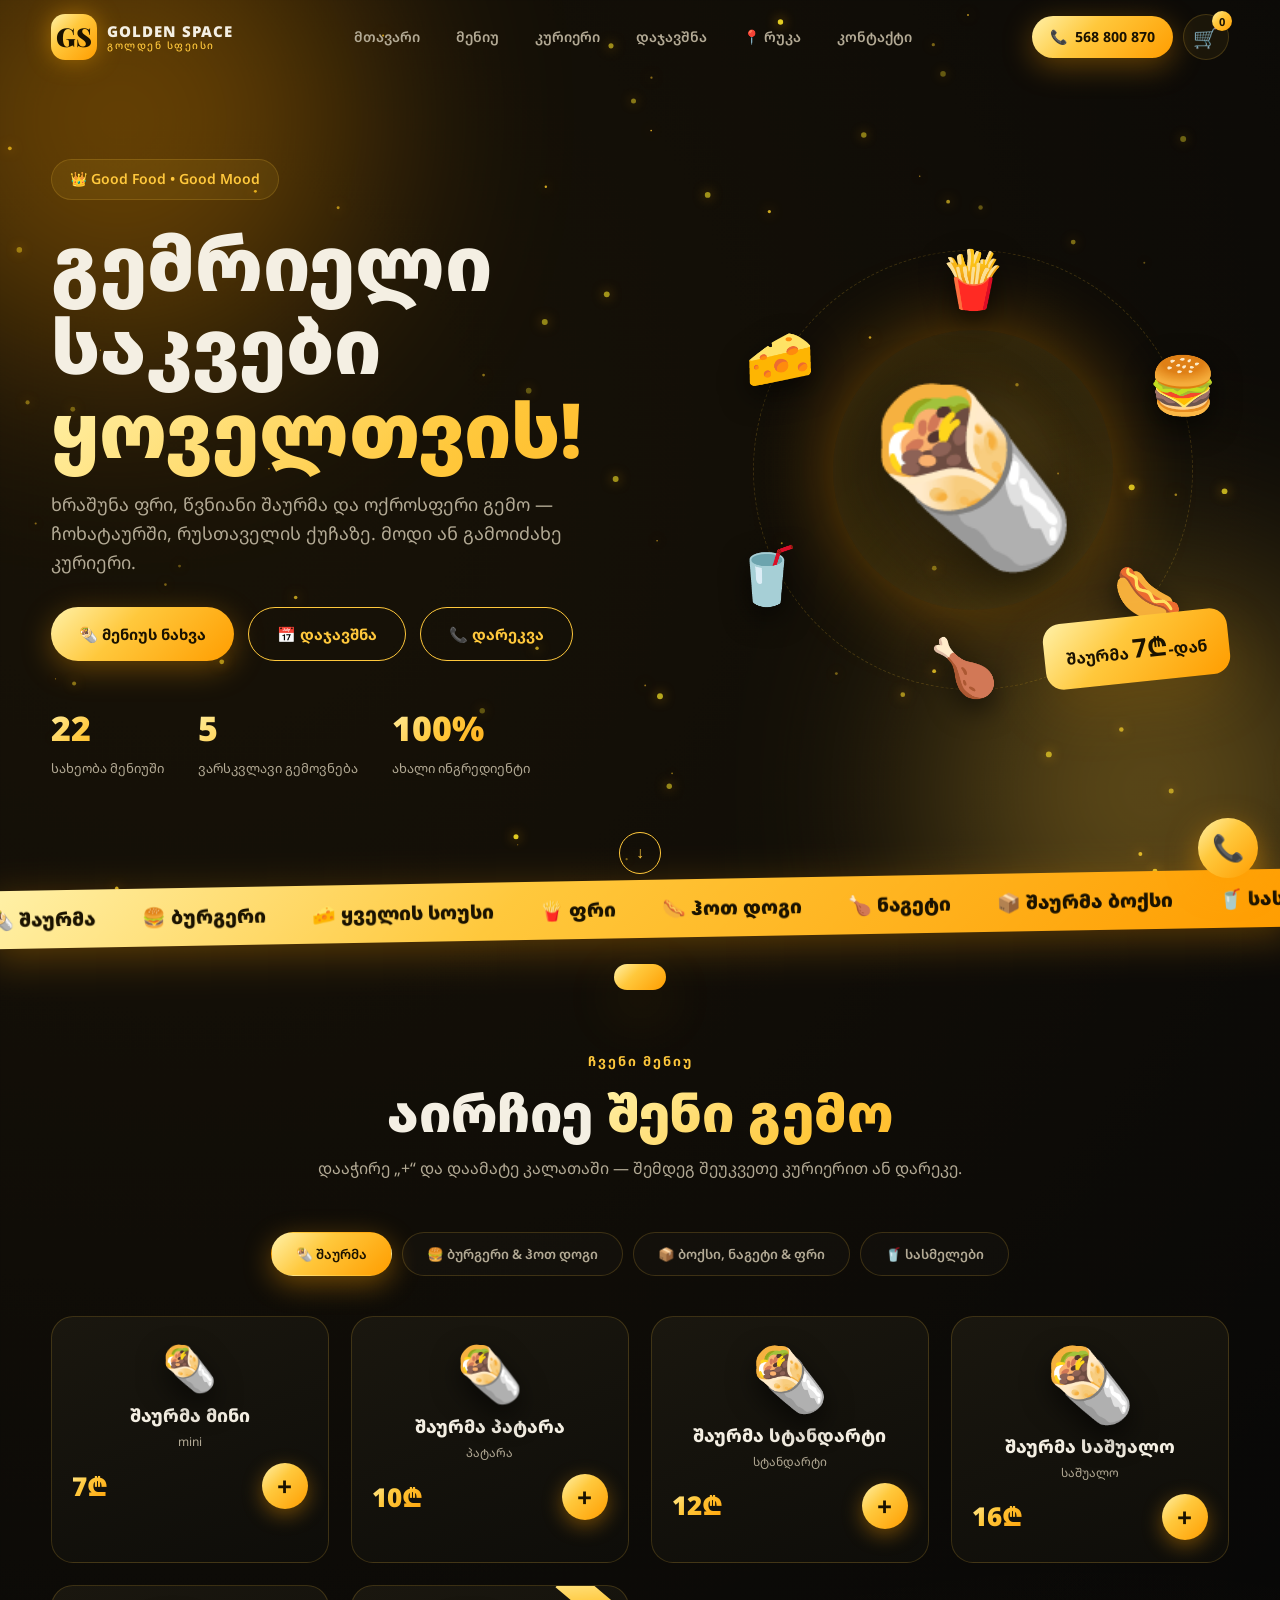
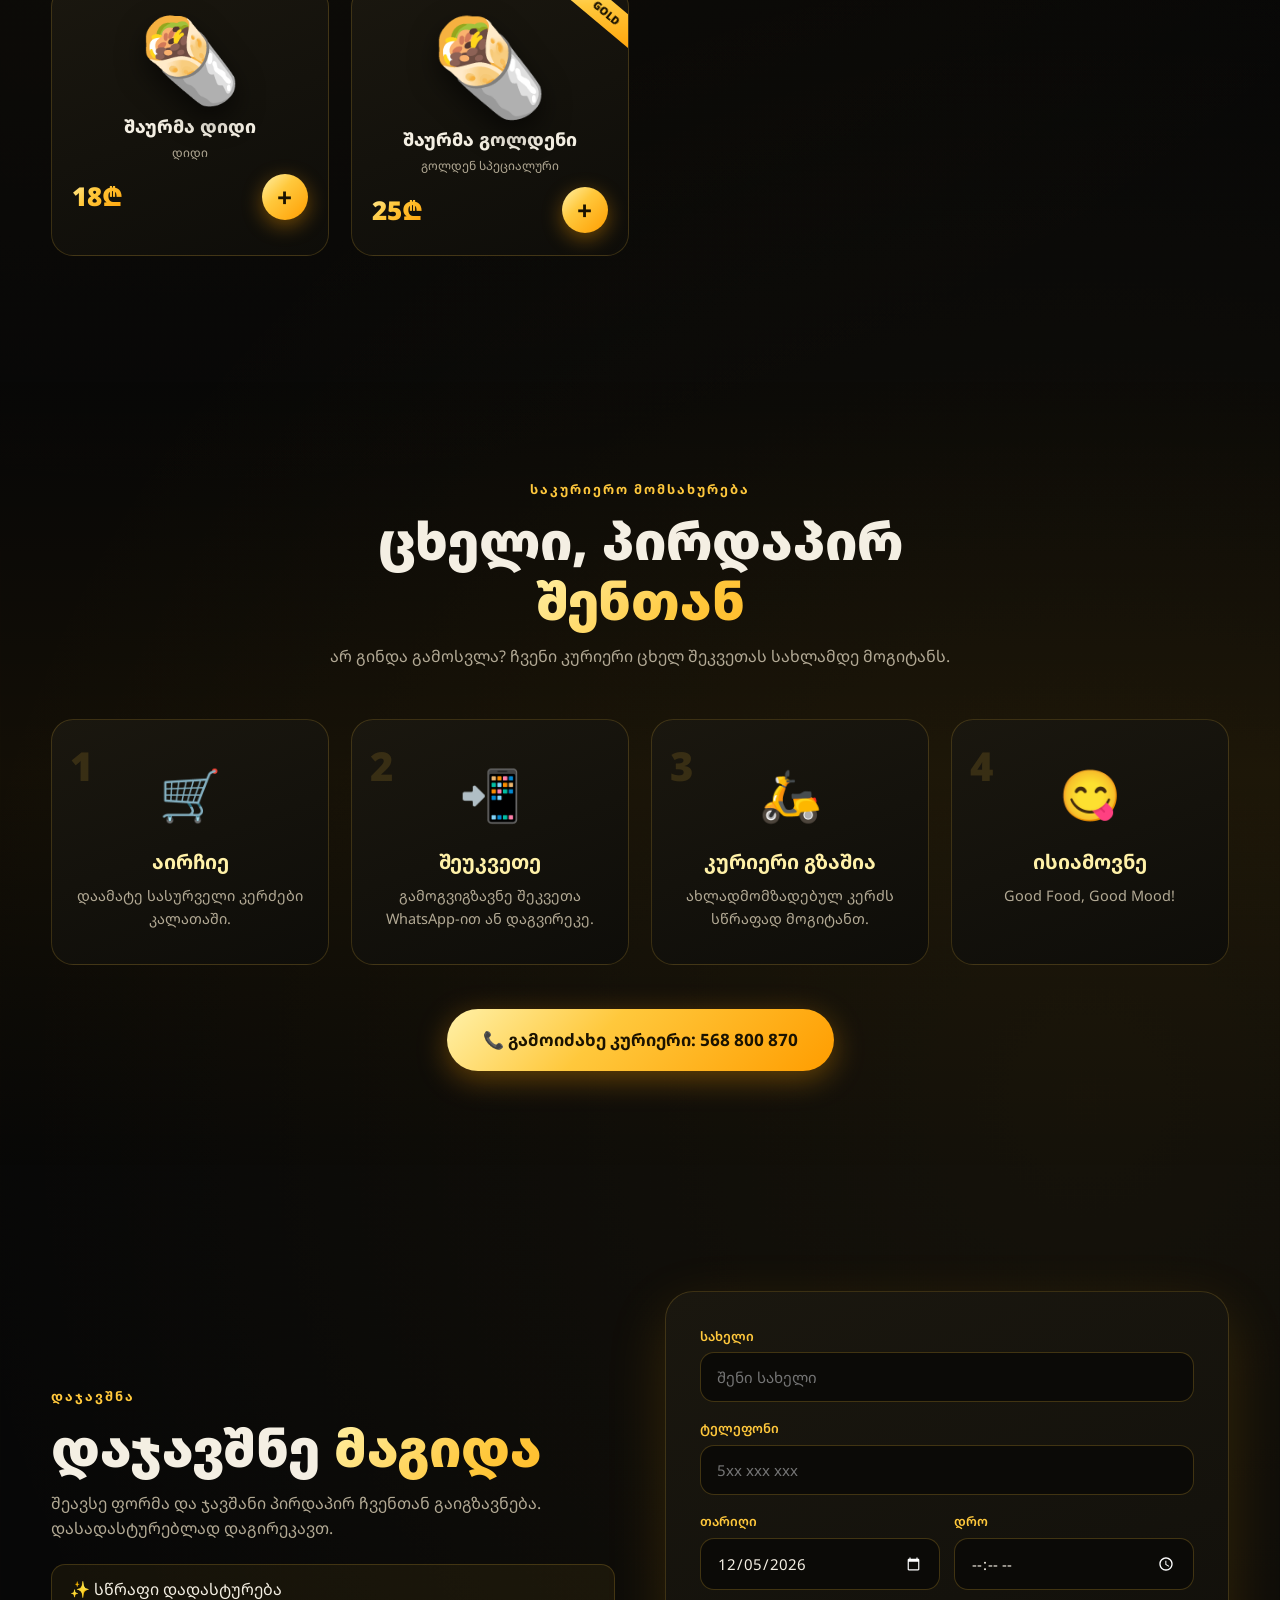
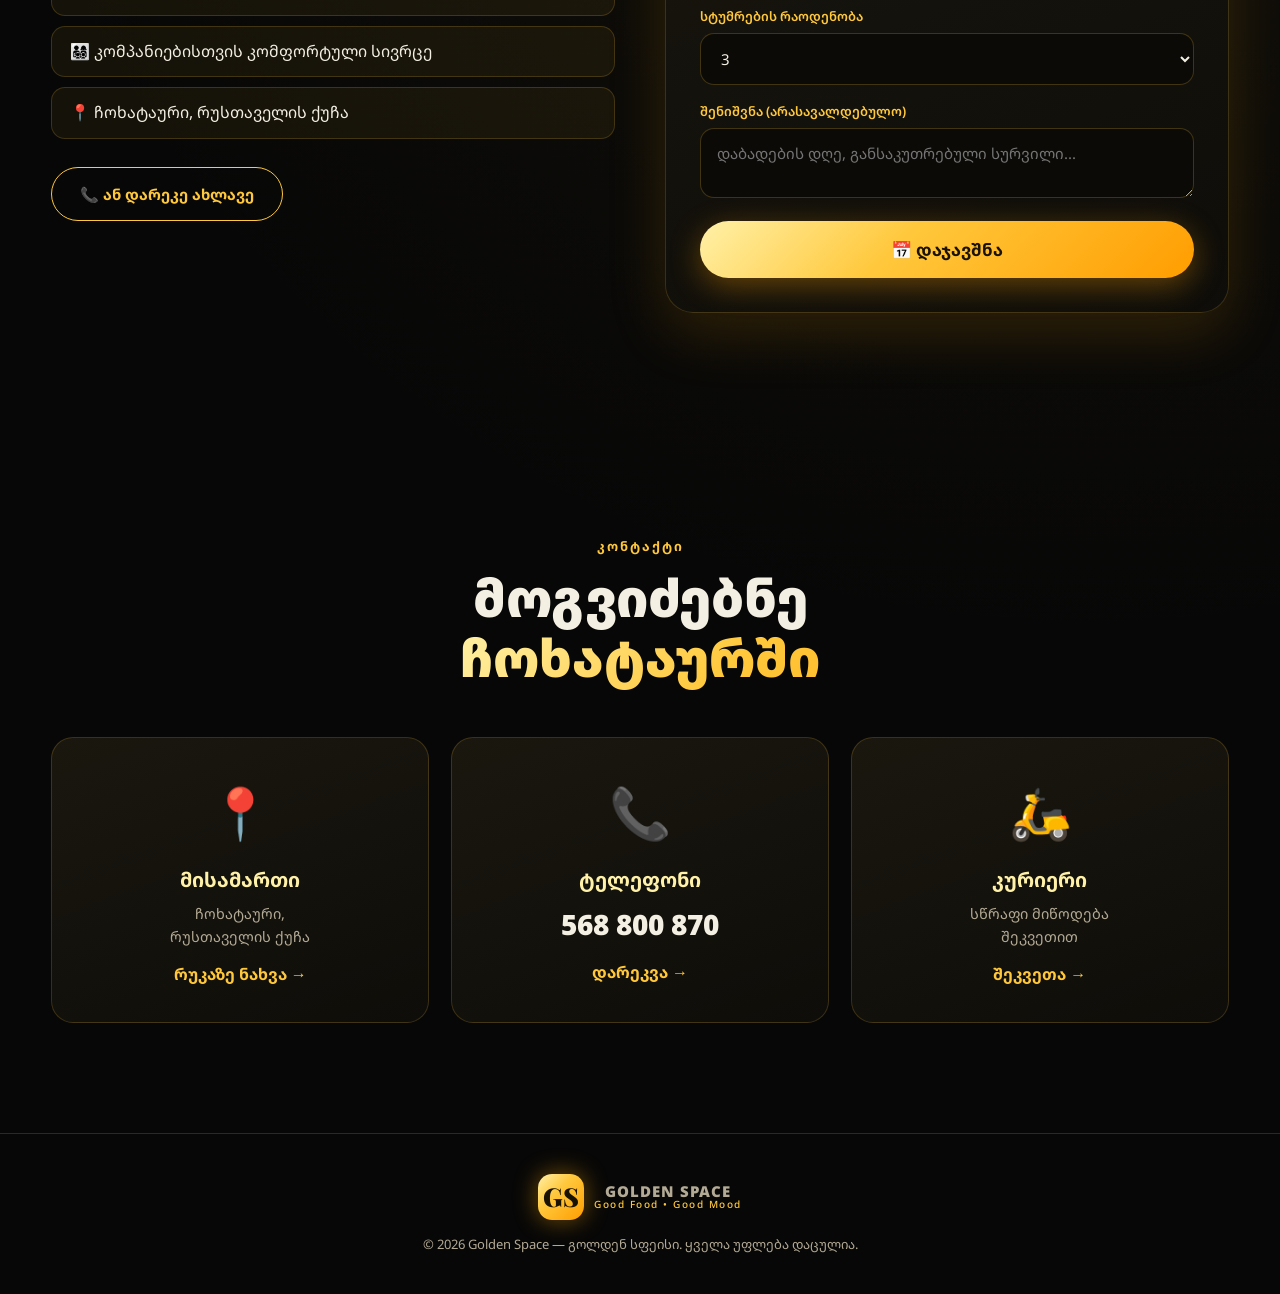
<file: index.html>
<!DOCTYPE html>
<html lang="ka">
<head>
<meta charset="UTF-8">
<meta name="viewport" content="width=device-width, initial-scale=1">
<title>Golden Space — გოლდენ სფეისი | შაურმა ჩოხატაურში</title>
<meta name="description" content="Golden Space — საუკეთესო შაურმა, ბურგერი, ჰოთ დოგი და ფრი ჩოხატაურში. კურიერი, დაჯავშნა, დარეკვა: 568 800 870">
<link rel="preconnect" href="https://fonts.googleapis.com">
<link rel="preconnect" href="https://fonts.gstatic.com" crossorigin>
<link href="https://fonts.googleapis.com/css2?family=Noto+Sans+Georgian:wght@400;500;700;800;900&family=Playfair+Display:wght@700;900&display=swap" rel="stylesheet">
<link rel="stylesheet" href="style.css">
</head>
<body>

<div class="preloader" id="preloader">
  <div class="pre-logo">GS</div>
  <div class="pre-bar"><span></span></div>
</div>
<div class="cursor-glow" id="cursorGlow"></div>

<!-- HEADER -->
<header class="header" id="header">
  <a href="index.html" class="logo">
    <span class="logo-mark">GS</span>
    <span class="logo-text">GOLDEN SPACE<small>გოლდენ სფეისი</small></span>
  </a>
  <nav class="nav" id="nav">
    <a href="#home">მთავარი</a>
    <a href="#menu">მენიუ</a>
    <a href="#courier">კურიერი</a>
    <a href="#booking">დაჯავშნა</a>
    <a href="map.html">📍 რუკა</a>
    <a href="#contact">კონტაქტი</a>
  </nav>
  <div class="head-actions">
    <a href="tel:+995568800870" class="btn btn-gold btn-sm call-btn">📞 <span>568 800 870</span></a>
    <button class="cart-btn" id="cartBtn" aria-label="კალათა">🛒<b id="cartCount">0</b></button>
    <button class="burger" id="burger" aria-label="მენიუ"><i></i><i></i><i></i></button>
  </div>
</header>

<!-- HERO -->
<section class="hero" id="home">
  <canvas id="sparks"></canvas>
  <div class="hero-glow g1"></div><div class="hero-glow g2"></div>
  <div class="hero-inner">
    <div class="hero-text">
      <div class="badge reveal">👑 Good Food • Good Mood</div>
      <h1 class="reveal">გემრიელი საკვები <span class="shine">ყოველთვის!</span></h1>
      <p class="reveal">ხრაშუნა ფრი, წვნიანი შაურმა და ოქროსფერი გემო — ჩოხატაურში, რუსთაველის ქუჩაზე. მოდი ან გამოიძახე კურიერი.</p>
      <div class="hero-cta reveal">
        <a href="#menu" class="btn btn-gold">🌯 მენიუს ნახვა</a>
        <a href="#booking" class="btn btn-ghost">📅 დაჯავშნა</a>
        <a href="tel:+995568800870" class="btn btn-ghost">📞 დარეკვა</a>
      </div>
      <div class="hero-stats reveal">
        <div><b data-count="22">0</b><span>სახეობა მენიუში</span></div>
        <div><b data-count="5">0</b><span>ვარსკვლავი გემოვნება</span></div>
        <div><b data-count="100" data-suffix="%">0</b><span>ახალი ინგრედიენტი</span></div>
      </div>
    </div>
    <div class="hero-visual reveal">
      <div class="orbit">
        <div class="orbit-core"><span>🌯</span></div>
        <span class="float f1">🍟</span>
        <span class="float f2">🍔</span>
        <span class="float f3">🌭</span>
        <span class="float f4">🍗</span>
        <span class="float f5">🥤</span>
        <span class="float f6">🧀</span>
      </div>
      <div class="price-tag">შაურმა <b>7₾</b>-დან</div>
    </div>
  </div>
  <a href="#menu" class="scroll-hint">↓</a>
</section>

<!-- MARQUEE -->
<div class="marquee">
  <div class="marquee-track">
    <span>🌯 შაურმა</span><span>🍔 ბურგერი</span><span>🧀 ყველის სოუსი</span><span>🍟 ფრი</span><span>🌭 ჰოთ დოგი</span><span>🍗 ნაგეტი</span><span>📦 შაურმა ბოქსი</span><span>🥤 სასმელები</span>
    <span>🌯 შაურმა</span><span>🍔 ბურგერი</span><span>🧀 ყველის სოუსი</span><span>🍟 ფრი</span><span>🌭 ჰოთ დოგი</span><span>🍗 ნაგეტი</span><span>📦 შაურმა ბოქსი</span><span>🥤 სასმელები</span>
  </div>
</div>

<!-- MENU -->
<section class="section" id="menu">
  <div class="container">
    <div class="sec-head reveal">
      <span class="eyebrow">ჩვენი მენიუ</span>
      <h2>აირჩიე <span class="shine">შენი გემო</span></h2>
      <p>დააჭირე „+“ და დაამატე კალათაში — შემდეგ შეუკვეთე კურიერით ან დარეკე.</p>
    </div>
    <div class="tabs reveal" id="tabs"></div>
    <div class="menu-grid" id="menuGrid"></div>
  </div>
</section>

<!-- COURIER -->
<section class="section courier" id="courier">
  <div class="container">
    <div class="sec-head reveal">
      <span class="eyebrow">საკურიერო მომსახურება</span>
      <h2>ცხელი, პირდაპირ <span class="shine">შენთან</span></h2>
      <p>არ გინდა გამოსვლა? ჩვენი კურიერი ცხელ შეკვეთას სახლამდე მოგიტანს.</p>
    </div>
    <div class="steps">
      <div class="step reveal tilt"><i>1</i><div class="ico">🛒</div><h3>აირჩიე</h3><p>დაამატე სასურველი კერძები კალათაში.</p></div>
      <div class="step reveal tilt"><i>2</i><div class="ico">📲</div><h3>შეუკვეთე</h3><p>გამოგვიგზავნე შეკვეთა WhatsApp-ით ან დაგვირეკე.</p></div>
      <div class="step reveal tilt"><i>3</i><div class="ico">🛵</div><h3>კურიერი გზაშია</h3><p>ახლადმომზადებულ კერძს სწრაფად მოგიტანთ.</p></div>
      <div class="step reveal tilt"><i>4</i><div class="ico">😋</div><h3>ისიამოვნე</h3><p>Good Food, Good Mood!</p></div>
    </div>
    <div class="courier-cta reveal">
      <a href="tel:+995568800870" class="btn btn-gold btn-lg">📞 გამოიძახე კურიერი: 568 800 870</a>
    </div>
  </div>
</section>

<!-- BOOKING -->
<section class="section" id="booking">
  <div class="container booking-wrap">
    <div class="booking-info reveal">
      <span class="eyebrow">დაჯავშნა</span>
      <h2>დაჯავშნე <span class="shine">მაგიდა</span></h2>
      <p>შეავსე ფორმა და ჯავშანი პირდაპირ ჩვენთან გაიგზავნება. დასადასტურებლად დაგირეკავთ.</p>
      <ul class="perks">
        <li>✨ სწრაფი დადასტურება</li>
        <li>👨‍👩‍👧‍👦 კომპანიებისთვის კომფორტული სივრცე</li>
        <li>📍 ჩოხატაური, რუსთაველის ქუჩა</li>
      </ul>
      <a href="tel:+995568800870" class="btn btn-ghost">📞 ან დარეკე ახლავე</a>
    </div>
    <form class="booking-form reveal" id="bookingForm" novalidate>
      <div class="field"><label for="bName">სახელი</label><input id="bName" type="text" placeholder="შენი სახელი" required></div>
      <div class="field"><label for="bPhone">ტელეფონი</label><input id="bPhone" type="tel" placeholder="5xx xxx xxx" required></div>
      <div class="row2">
        <div class="field"><label for="bDate">თარიღი</label><input id="bDate" type="date" required></div>
        <div class="field"><label for="bTime">დრო</label><input id="bTime" type="time" required></div>
      </div>
      <div class="field"><label for="bGuests">სტუმრების რაოდენობა</label>
        <select id="bGuests"><option>1</option><option>2</option><option selected>3</option><option>4</option><option>5</option><option>6</option><option>7</option><option>8</option><option>8+</option></select>
      </div>
      <div class="field"><label for="bNote">შენიშვნა (არასავალდებულო)</label><textarea id="bNote" rows="2" placeholder="დაბადების დღე, განსაკუთრებული სურვილი..."></textarea></div>
      <button class="btn btn-gold btn-lg" type="submit">📅 დაჯავშნა</button>
      <p class="form-ok" id="bookingOk"></p>
    </form>
  </div>
</section>

<!-- CONTACT -->
<section class="section contact" id="contact">
  <div class="container">
    <div class="sec-head reveal">
      <span class="eyebrow">კონტაქტი</span>
      <h2>მოგვიძებნე <span class="shine">ჩოხატაურში</span></h2>
    </div>
    <div class="contact-grid">
      <div class="c-card reveal tilt"><div class="ico">📍</div><h3>მისამართი</h3><p>ჩოხატაური,<br>რუსთაველის ქუჩა</p><a href="map.html" class="link">რუკაზე ნახვა →</a></div>
      <div class="c-card reveal tilt"><div class="ico">📞</div><h3>ტელეფონი</h3><p class="big">568 800 870</p><a href="tel:+995568800870" class="link">დარეკვა →</a></div>
      <div class="c-card reveal tilt"><div class="ico">🛵</div><h3>კურიერი</h3><p>სწრაფი მიწოდება<br>შეკვეთით</p><a href="#menu" class="link">შეკვეთა →</a></div>
    </div>
  </div>
</section>

<footer class="footer">
  <div class="logo"><span class="logo-mark">GS</span><span class="logo-text">GOLDEN SPACE<small>Good Food • Good Mood</small></span></div>
  <p>© <span id="year"></span> Golden Space — გოლდენ სფეისი. ყველა უფლება დაცულია.</p>
</footer>

<!-- Floating call -->
<a href="tel:+995568800870" class="fab" aria-label="დარეკვა">📞</a>

<!-- CART DRAWER -->
<div class="overlay" id="overlay"></div>
<aside class="drawer" id="drawer">
  <div class="drawer-head"><h3>🛒 შენი კალათა</h3><button id="closeCart" aria-label="დახურვა">✕</button></div>
  <div class="drawer-body" id="cartItems"></div>
  <div class="drawer-foot">
    <div class="total"><span>ჯამი</span><b id="cartTotal">0₾</b></div>
    <div class="field"><input id="oName" type="text" placeholder="სახელი"></div>
    <div class="field"><input id="oPhone" type="tel" placeholder="ტელეფონი"></div>
    <div class="field"><input id="oAddr" type="text" placeholder="მისამართი (კურიერისთვის)"></div>
    <button class="btn btn-gold" id="orderWa">🛵 შეკვეთა WhatsApp-ით</button>
    <a class="btn btn-ghost" href="tel:+995568800870">📞 შეუკვეთე დარეკვით</a>
    <button class="clear" id="clearCart">კალათის გასუფთავება</button>
  </div>
</aside>

<div class="toast" id="toast"></div>
<script src="script.js"></script>
</body>
</html>
</file>
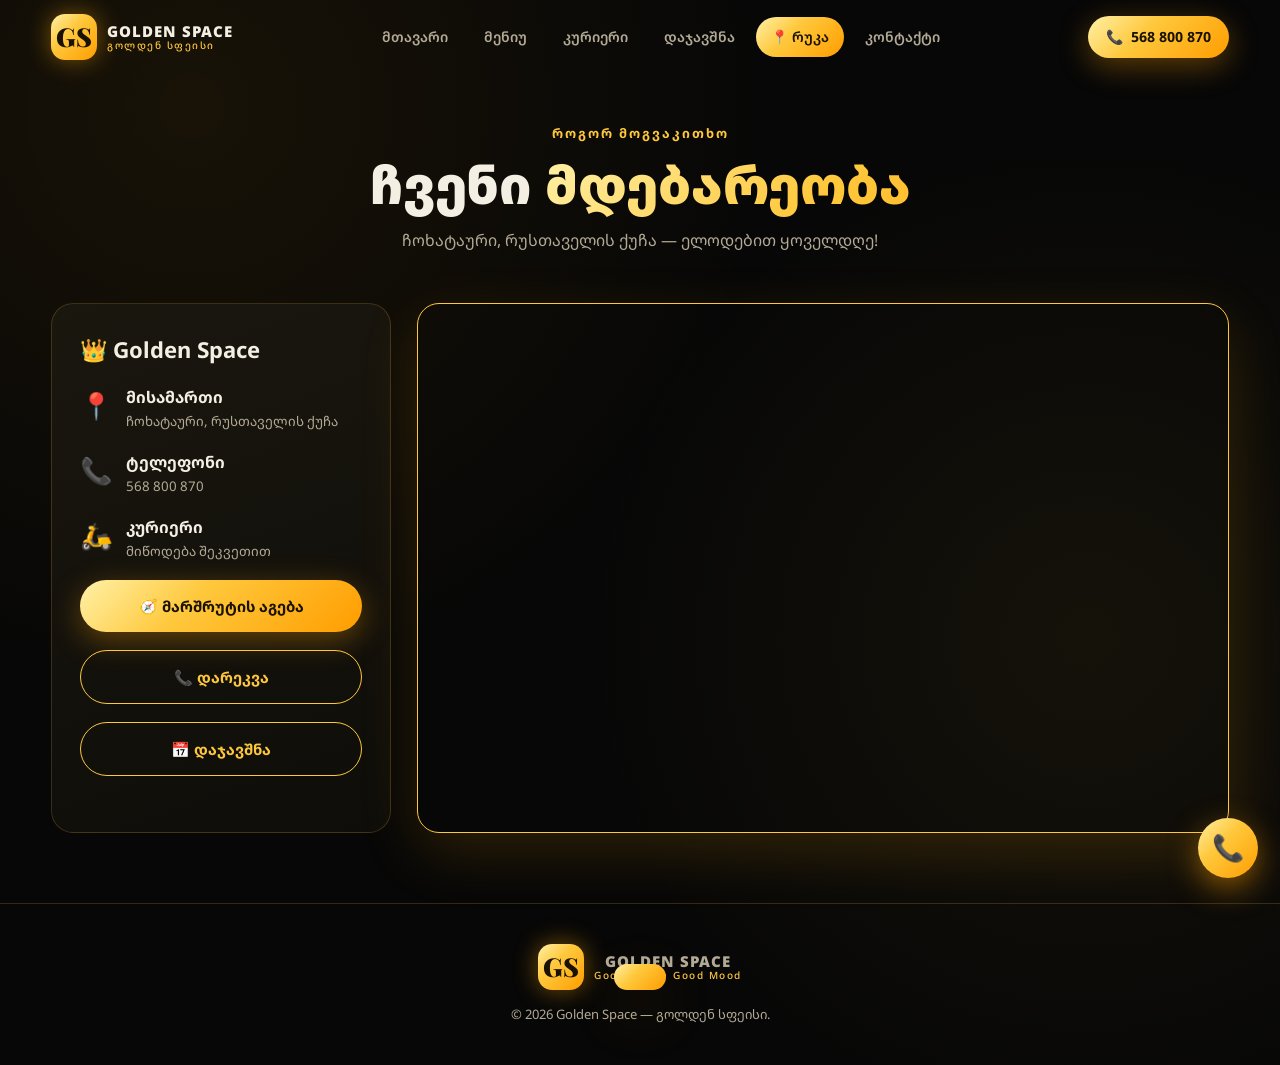
<file: map.html>
<!DOCTYPE html>
<html lang="ka">
<head>
<meta charset="UTF-8">
<meta name="viewport" content="width=device-width, initial-scale=1">
<title>რუკა — Golden Space | ჩოხატაური, რუსთაველის ქუჩა</title>
<link rel="preconnect" href="https://fonts.googleapis.com">
<link rel="preconnect" href="https://fonts.gstatic.com" crossorigin>
<link href="https://fonts.googleapis.com/css2?family=Noto+Sans+Georgian:wght@400;500;700;800;900&family=Playfair+Display:wght@700;900&display=swap" rel="stylesheet">
<link rel="stylesheet" href="style.css">
</head>
<body>
<div class="cursor-glow" id="cursorGlow"></div>

<header class="header scrolled" id="header">
  <a href="index.html" class="logo">
    <span class="logo-mark">GS</span>
    <span class="logo-text">GOLDEN SPACE<small>გოლდენ სფეისი</small></span>
  </a>
  <nav class="nav" id="nav">
    <a href="index.html#home">მთავარი</a>
    <a href="index.html#menu">მენიუ</a>
    <a href="index.html#courier">კურიერი</a>
    <a href="index.html#booking">დაჯავშნა</a>
    <a href="map.html" class="active">📍 რუკა</a>
    <a href="index.html#contact">კონტაქტი</a>
  </nav>
  <div class="head-actions">
    <a href="tel:+995568800870" class="btn btn-gold btn-sm call-btn">📞 <span>568 800 870</span></a>
    <button class="burger" id="burger" aria-label="მენიუ"><i></i><i></i><i></i></button>
  </div>
</header>

<main class="map-page">
  <div class="container">
    <div class="sec-head">
      <span class="eyebrow">როგორ მოგვაკითხო</span>
      <h2>ჩვენი <span class="shine">მდებარეობა</span></h2>
      <p>ჩოხატაური, რუსთაველის ქუჩა — ელოდებით ყოველდღე!</p>
    </div>
    <div class="map-wrap">
      <div class="map-card">
        <h3>👑 Golden Space</h3>
        <div class="map-row"><span class="i">📍</span><div><b>მისამართი</b><small>ჩოხატაური, რუსთაველის ქუჩა</small></div></div>
        <div class="map-row"><span class="i">📞</span><div><b>ტელეფონი</b><small>568 800 870</small></div></div>
        <div class="map-row"><span class="i">🛵</span><div><b>კურიერი</b><small>მიწოდება შეკვეთით</small></div></div>
        <a class="btn btn-gold" href="https://www.google.com/maps/search/?api=1&query=Rustaveli+street+Chokhatauri+Georgia" target="_blank" rel="noopener">🧭 მარშრუტის აგება</a>
        <a class="btn btn-ghost" href="tel:+995568800870">📞 დარეკვა</a>
        <a class="btn btn-ghost" href="index.html#booking">📅 დაჯავშნა</a>
      </div>
      <div class="map-frame">
        <iframe title="Golden Space რუკა" loading="lazy" referrerpolicy="no-referrer-when-downgrade"
          src="https://maps.google.com/maps?q=Rustaveli%20street%20Chokhatauri%20Georgia&hl=ka&z=16&output=embed"></iframe>
      </div>
    </div>
  </div>
</main>

<footer class="footer">
  <div class="logo"><span class="logo-mark">GS</span><span class="logo-text">GOLDEN SPACE<small>Good Food • Good Mood</small></span></div>
  <p>© <span id="year"></span> Golden Space — გოლდენ სფეისი.</p>
</footer>

<a href="tel:+995568800870" class="fab" aria-label="დარეკვა">📞</a>
<div class="toast" id="toast"></div>
<script src="script.js"></script>
</body>
</html>
</file>
<file: style.css>
:root{
  --bg:#070707;--bg2:#0f0e0b;--card:#14120d;--line:rgba(255,200,60,.18);
  --gold:#ffc83c;--gold2:#ff9d00;--gold3:#fff1a8;--text:#f4efe3;--muted:#b3aa95;
  --grad:linear-gradient(135deg,#fff1a8 0%,#ffc83c 40%,#ff9d00 100%);
  --r:22px;--shadow:0 20px 60px rgba(255,170,0,.15);
}
*{margin:0;padding:0;box-sizing:border-box}
html{scroll-behavior:smooth;scroll-padding-top:80px}
body{font-family:'Noto Sans Georgian',sans-serif;background:var(--bg);color:var(--text);line-height:1.6;overflow-x:hidden;
  background-image:radial-gradient(circle at 15% 10%,rgba(255,170,0,.07),transparent 40%),radial-gradient(circle at 85% 60%,rgba(255,200,60,.06),transparent 40%)}
a{color:inherit;text-decoration:none}
button{font-family:inherit;cursor:pointer;border:0;background:none;color:inherit}
img{max-width:100%}
.container{width:min(1200px,92%);margin-inline:auto}
.shine{background:var(--grad);-webkit-background-clip:text;background-clip:text;color:transparent;background-size:200% auto;animation:shine 4s linear infinite}
@keyframes shine{to{background-position:200% center}}

/* preloader */
.preloader{position:fixed;inset:0;background:#000;z-index:9999;display:grid;place-content:center;justify-items:center;gap:22px;transition:opacity .6s,visibility .6s}
.preloader.hide{opacity:0;visibility:hidden}
.pre-logo{font-family:'Playfair Display',serif;font-size:90px;font-weight:900;background:var(--grad);-webkit-background-clip:text;background-clip:text;color:transparent;animation:pulse 1.2s ease-in-out infinite;filter:drop-shadow(0 0 25px rgba(255,170,0,.6))}
.pre-bar{width:200px;height:4px;background:#222;border-radius:9px;overflow:hidden}
.pre-bar span{display:block;height:100%;width:0;background:var(--grad);animation:load 1.3s forwards}
@keyframes load{to{width:100%}}
@keyframes pulse{50%{transform:scale(1.08)}}

.cursor-glow{position:fixed;width:380px;height:380px;border-radius:50%;pointer-events:none;z-index:1;transform:translate(-50%,-50%);
  background:radial-gradient(circle,rgba(255,180,0,.12),transparent 65%);transition:opacity .3s;opacity:0}

/* header */
.header{position:fixed;top:0;left:0;right:0;z-index:100;display:flex;align-items:center;justify-content:space-between;gap:16px;padding:14px 4%;transition:.35s}
.header.scrolled{background:rgba(8,8,6,.82);backdrop-filter:blur(16px);border-bottom:1px solid var(--line);padding:9px 4%}
.logo{display:flex;align-items:center;gap:10px}
.logo-mark{font-family:'Playfair Display',serif;font-weight:900;font-size:26px;width:46px;height:46px;border-radius:14px;display:grid;place-items:center;color:#1a1200;background:var(--grad);box-shadow:0 0 25px rgba(255,170,0,.45)}
.logo-text{font-weight:900;letter-spacing:1px;line-height:1.1;font-size:15px;display:flex;flex-direction:column}
.logo-text small{font-weight:500;font-size:10px;color:var(--gold);letter-spacing:1.5px}
.nav{display:flex;gap:6px}
.nav a{padding:9px 15px;border-radius:30px;font-weight:600;font-size:14px;color:var(--muted);transition:.25s;position:relative}
.nav a:hover,.nav a.active{color:#1a1200;background:var(--grad)}
.head-actions{display:flex;align-items:center;gap:10px}
.cart-btn{position:relative;width:46px;height:46px;border-radius:50%;border:1px solid var(--line);font-size:20px;display:grid;place-items:center;background:rgba(255,200,60,.06);transition:.25s}
.cart-btn:hover{background:rgba(255,200,60,.18);transform:scale(1.08)}
.cart-btn b{position:absolute;top:-4px;right:-4px;min-width:20px;height:20px;border-radius:10px;background:var(--grad);color:#1a1200;font-size:11px;display:grid;place-items:center;padding:0 5px}
.cart-btn.bump{animation:bump .4s}
@keyframes bump{50%{transform:scale(1.3) rotate(-10deg)}}
.burger{display:none;flex-direction:column;gap:5px;width:44px;height:44px;justify-content:center;align-items:center}
.burger i{width:24px;height:2.5px;background:var(--gold);border-radius:3px;transition:.3s}
.burger.open i:nth-child(1){transform:translateY(7.5px) rotate(45deg)}
.burger.open i:nth-child(2){opacity:0}
.burger.open i:nth-child(3){transform:translateY(-7.5px) rotate(-45deg)}

/* buttons */
.btn{display:inline-flex;align-items:center;justify-content:center;gap:8px;padding:14px 28px;border-radius:50px;font-weight:700;font-size:15px;transition:.3s;position:relative;overflow:hidden}
.btn-sm{padding:10px 18px;font-size:14px}
.btn-lg{padding:17px 36px;font-size:17px}
.btn-gold{background:var(--grad);color:#1a1200;box-shadow:0 8px 30px rgba(255,160,0,.35)}
.btn-gold::after{content:"";position:absolute;top:0;left:-120%;width:60%;height:100%;background:linear-gradient(100deg,transparent,rgba(255,255,255,.6),transparent);transform:skewX(-20deg);animation:sweep 3.2s infinite}
@keyframes sweep{60%,100%{left:160%}}
.btn-gold:hover{transform:translateY(-3px) scale(1.03);box-shadow:0 14px 40px rgba(255,160,0,.55)}
.btn-ghost{border:1.5px solid var(--gold);color:var(--gold)}
.btn-ghost:hover{background:rgba(255,200,60,.12);transform:translateY(-3px)}

/* hero */
.hero{position:relative;min-height:100vh;display:flex;align-items:center;padding:130px 0 90px;overflow:hidden}
#sparks{position:absolute;inset:0;width:100%;height:100%;z-index:0}
.hero-glow{position:absolute;border-radius:50%;filter:blur(110px);opacity:.35;z-index:0}
.g1{width:480px;height:480px;background:#ff9d00;top:-120px;left:-120px;animation:drift 12s ease-in-out infinite alternate}
.g2{width:420px;height:420px;background:#ffc83c;bottom:-100px;right:-80px;animation:drift 14s ease-in-out infinite alternate-reverse}
@keyframes drift{to{transform:translate(70px,50px)}}
.hero-inner{position:relative;z-index:2;width:min(1200px,92%);margin-inline:auto;display:grid;grid-template-columns:1.1fr .9fr;gap:40px;align-items:center}
.badge{display:inline-block;padding:8px 18px;border:1px solid var(--line);border-radius:30px;background:rgba(255,200,60,.08);color:var(--gold);font-weight:600;font-size:14px;margin-bottom:20px}
.hero h1{font-size:clamp(38px,6vw,76px);font-weight:900;line-height:1.1;margin-bottom:20px}
.hero p{font-size:18px;color:var(--muted);max-width:540px;margin-bottom:30px}
.hero-cta{display:flex;flex-wrap:wrap;gap:14px;margin-bottom:40px}
.hero-stats{display:flex;gap:34px;flex-wrap:wrap}
.hero-stats b{display:block;font-size:34px;font-weight:900;background:var(--grad);-webkit-background-clip:text;background-clip:text;color:transparent}
.hero-stats span{font-size:13px;color:var(--muted)}
.hero-visual{position:relative;display:grid;place-items:center}
.orbit{position:relative;width:min(440px,80vw);aspect-ratio:1;border-radius:50%;border:1.5px dashed var(--line);animation:spin 40s linear infinite}
.orbit-core{position:absolute;inset:18%;border-radius:50%;display:grid;place-items:center;font-size:clamp(90px,14vw,170px);
  background:radial-gradient(circle,rgba(255,200,60,.35),rgba(255,160,0,.05) 70%);box-shadow:0 0 80px rgba(255,160,0,.4),inset 0 0 60px rgba(255,200,60,.2);animation:spin 40s linear infinite reverse}
.orbit-core span{animation:wobble 3s ease-in-out infinite;filter:drop-shadow(0 20px 30px rgba(0,0,0,.6))}
@keyframes spin{to{transform:rotate(360deg)}}
@keyframes wobble{50%{transform:translateY(-14px) rotate(6deg)}}
.float{position:absolute;font-size:clamp(34px,5vw,56px);filter:drop-shadow(0 10px 14px rgba(0,0,0,.6));animation:counter 40s linear infinite}
@keyframes counter{to{transform:rotate(-360deg)}}
.f1{top:-4%;left:42%}.f2{top:20%;right:-6%}.f3{bottom:12%;right:2%}.f4{bottom:-5%;left:40%}.f5{bottom:16%;left:-5%}.f6{top:14%;left:-2%}
.price-tag{position:absolute;bottom:2%;right:0;background:var(--grad);color:#1a1200;padding:12px 22px;border-radius:18px;font-weight:700;transform:rotate(-6deg);box-shadow:var(--shadow);animation:bob 3s ease-in-out infinite}
.price-tag b{font-size:26px}
@keyframes bob{50%{transform:rotate(-6deg) translateY(-10px)}}
.scroll-hint{position:absolute;bottom:26px;left:50%;transform:translateX(-50%);width:42px;height:42px;border-radius:50%;border:1px solid var(--gold);display:grid;place-items:center;color:var(--gold);z-index:2;animation:bounce 1.6s infinite}
@keyframes bounce{50%{transform:translate(-50%,8px)}}

/* marquee */
.marquee{overflow:hidden;background:var(--grad);padding:14px 0;transform:rotate(-1deg);margin:-20px -10px 0;position:relative;z-index:3;box-shadow:0 10px 40px rgba(255,160,0,.3)}
.marquee-track{display:flex;gap:46px;width:max-content;animation:scroll 30s linear infinite;color:#1a1200;font-weight:900;font-size:19px;white-space:nowrap}
@keyframes scroll{to{transform:translateX(-50%)}}

/* sections */
.section{padding:110px 0;position:relative;z-index:2}
.sec-head{text-align:center;max-width:680px;margin:0 auto 50px}
.eyebrow{display:inline-block;color:var(--gold);font-weight:700;letter-spacing:2px;font-size:13px;margin-bottom:10px;text-transform:uppercase}
.sec-head h2,.booking-info h2{font-size:clamp(30px,4.5vw,52px);font-weight:900;line-height:1.15;margin-bottom:14px}
.sec-head p{color:var(--muted)}

/* tabs */
.tabs{display:flex;flex-wrap:wrap;gap:10px;justify-content:center;margin-bottom:40px}
.tab{padding:12px 24px;border-radius:40px;border:1px solid var(--line);font-weight:600;color:var(--muted);transition:.3s;background:rgba(255,255,255,.02)}
.tab:hover{color:var(--gold);border-color:var(--gold)}
.tab.active{background:var(--grad);color:#1a1200;border-color:transparent;box-shadow:0 8px 28px rgba(255,160,0,.4)}
.menu-grid{display:grid;grid-template-columns:repeat(auto-fill,minmax(230px,1fr));gap:22px}
.item{position:relative;background:linear-gradient(160deg,#1a170f,#0e0d09);border:1px solid var(--line);border-radius:var(--r);padding:26px 20px 22px;text-align:center;overflow:hidden;transition:border-color .3s,box-shadow .3s;animation:pop .55s both;transform-style:preserve-3d}
.item::before{content:"";position:absolute;inset:0;background:radial-gradient(circle at var(--mx,50%) var(--my,0%),rgba(255,200,60,.22),transparent 55%);opacity:0;transition:.3s}
.item:hover{border-color:var(--gold);box-shadow:var(--shadow)}
.item:hover::before{opacity:1}
@keyframes pop{from{opacity:0;transform:translateY(30px) scale(.94)}}
.item .em{font-size:64px;line-height:1.1;margin-bottom:10px;display:inline-block;transition:.4s;filter:drop-shadow(0 12px 14px rgba(0,0,0,.6))}
.item:hover .em{transform:scale(1.18) rotate(-8deg)}
.item h4{font-size:18px;font-weight:800;margin-bottom:2px}
.item small{display:block;color:var(--muted);font-size:12px;min-height:18px;margin-bottom:12px}
.item .row{display:flex;align-items:center;justify-content:space-between;gap:10px}
.price{font-size:26px;font-weight:900;background:var(--grad);-webkit-background-clip:text;background-clip:text;color:transparent}
.add{width:46px;height:46px;border-radius:50%;background:var(--grad);color:#1a1200;font-size:26px;font-weight:700;display:grid;place-items:center;transition:.3s;box-shadow:0 6px 20px rgba(255,160,0,.4)}
.add:hover{transform:rotate(90deg) scale(1.12)}
.ribbon{position:absolute;top:14px;right:-34px;background:var(--grad);color:#1a1200;font-size:11px;font-weight:900;padding:4px 40px;transform:rotate(40deg)}

/* courier */
.courier{background:linear-gradient(180deg,transparent,rgba(255,170,0,.05),transparent)}
.steps{display:grid;grid-template-columns:repeat(auto-fit,minmax(220px,1fr));gap:22px}
.step,.c-card{position:relative;background:linear-gradient(160deg,#1a170f,#0e0d09);border:1px solid var(--line);border-radius:var(--r);padding:34px 24px;text-align:center;transition:border-color .3s,box-shadow .3s;transform-style:preserve-3d}
.step:hover,.c-card:hover{border-color:var(--gold);box-shadow:var(--shadow)}
.step i{position:absolute;top:14px;left:18px;font-style:normal;font-weight:900;font-size:40px;color:rgba(255,200,60,.14)}
.ico{font-size:50px;margin-bottom:12px;display:inline-block;animation:wobble 3.5s ease-in-out infinite}
.step h3,.c-card h3{font-size:20px;margin-bottom:6px;color:var(--gold3)}
.step p,.c-card p{color:var(--muted);font-size:14.5px}
.courier-cta{text-align:center;margin-top:44px}

/* booking */
.booking-wrap{display:grid;grid-template-columns:1fr 1fr;gap:50px;align-items:center}
.booking-info p{color:var(--muted);margin-bottom:22px}
.perks{list-style:none;display:grid;gap:10px;margin-bottom:28px}
.perks li{padding:12px 18px;border-radius:14px;background:rgba(255,200,60,.06);border:1px solid var(--line)}
.booking-form{background:linear-gradient(160deg,#1a170f,#0e0d09);border:1px solid var(--line);border-radius:28px;padding:34px;display:grid;gap:16px;box-shadow:var(--shadow)}
.field label{display:block;font-size:13px;color:var(--gold);font-weight:600;margin-bottom:6px}
input,select,textarea{width:100%;padding:14px 16px;border-radius:14px;border:1px solid rgba(255,200,60,.22);background:#0b0a07;color:var(--text);font-family:inherit;font-size:15px;transition:.25s;outline:0}
input:focus,select:focus,textarea:focus{border-color:var(--gold);box-shadow:0 0 0 4px rgba(255,200,60,.12)}
input.err{border-color:#ff5b5b}
input[type=date],input[type=time]{color-scheme:dark}
.row2{display:grid;grid-template-columns:1fr 1fr;gap:14px}
.form-ok{color:#7dff9a;font-weight:600;text-align:center;display:none}
.form-ok.show{display:block;animation:pop .5s}

/* contact */
.contact-grid{display:grid;grid-template-columns:repeat(auto-fit,minmax(250px,1fr));gap:22px}
.big{font-size:28px!important;font-weight:900;color:var(--text)!important}
.link{display:inline-block;margin-top:14px;color:var(--gold);font-weight:700;transition:.25s}
.link:hover{letter-spacing:1px}
.footer{border-top:1px solid var(--line);padding:40px 4%;display:flex;flex-direction:column;align-items:center;gap:14px;color:var(--muted);font-size:13px;text-align:center;position:relative;z-index:2}

/* fab */
.fab{position:fixed;right:22px;bottom:22px;z-index:90;width:60px;height:60px;border-radius:50%;background:var(--grad);display:grid;place-items:center;font-size:26px;box-shadow:0 10px 30px rgba(255,160,0,.5);animation:ring 2.2s infinite}
@keyframes ring{0%{box-shadow:0 0 0 0 rgba(255,170,0,.6)}70%{box-shadow:0 0 0 22px rgba(255,170,0,0)}100%{box-shadow:0 0 0 0 rgba(255,170,0,0)}}

/* drawer */
.overlay{position:fixed;inset:0;background:rgba(0,0,0,.65);backdrop-filter:blur(4px);opacity:0;visibility:hidden;transition:.3s;z-index:200}
.overlay.show{opacity:1;visibility:visible}
.drawer{position:fixed;top:0;right:0;height:100%;width:min(420px,100%);background:#0c0b08;border-left:1px solid var(--line);z-index:210;display:flex;flex-direction:column;transform:translateX(100%);transition:transform .4s cubic-bezier(.7,0,.2,1)}
.drawer.open{transform:none}
.drawer-head{display:flex;justify-content:space-between;align-items:center;padding:20px 22px;border-bottom:1px solid var(--line)}
.drawer-head button{width:38px;height:38px;border-radius:50%;border:1px solid var(--line);color:var(--gold)}
.drawer-body{flex:1;overflow-y:auto;padding:16px 22px}
.empty{text-align:center;color:var(--muted);padding:60px 0;font-size:15px}
.empty span{display:block;font-size:56px;margin-bottom:10px}
.ci{display:grid;grid-template-columns:44px 1fr auto;gap:12px;align-items:center;padding:12px 0;border-bottom:1px dashed var(--line);animation:pop .35s}
.ci .e{font-size:32px}
.ci b{display:block;font-size:14.5px}
.ci small{color:var(--muted)}
.qty{display:flex;align-items:center;gap:8px}
.qty button{width:28px;height:28px;border-radius:50%;border:1px solid var(--gold);color:var(--gold);font-size:16px;line-height:1}
.qty button:hover{background:var(--gold);color:#000}
.drawer-foot{padding:18px 22px 24px;border-top:1px solid var(--line);display:grid;gap:10px}
.total{display:flex;justify-content:space-between;font-size:18px}
.total b{font-size:26px;color:var(--gold)}
.drawer-foot input{padding:12px 14px}
.clear{color:var(--muted);font-size:13px;text-decoration:underline}

.toast{position:fixed;left:50%;bottom:30px;transform:translate(-50%,120px);background:var(--grad);color:#1a1200;padding:13px 26px;border-radius:40px;font-weight:700;z-index:300;transition:.4s;box-shadow:var(--shadow)}
.toast.show{transform:translate(-50%,0)}

/* reveal */
.reveal{opacity:0;transform:translateY(40px);transition:opacity .9s,transform .9s cubic-bezier(.2,.7,.2,1)}
.reveal.in{opacity:1;transform:none}

/* map page */
.map-page{padding:120px 0 70px;min-height:100vh;position:relative;z-index:2}
.map-wrap{display:grid;grid-template-columns:340px 1fr;gap:26px}
.map-card{background:linear-gradient(160deg,#1a170f,#0e0d09);border:1px solid var(--line);border-radius:var(--r);padding:28px;display:grid;gap:18px;align-content:start}
.map-card h3{font-size:22px}
.map-row{display:flex;gap:14px;align-items:flex-start}
.map-row .i{font-size:26px}
.map-row small{color:var(--muted);display:block}
.map-frame{border-radius:var(--r);overflow:hidden;border:1px solid var(--gold);box-shadow:var(--shadow);min-height:520px;position:relative}
.map-frame iframe{width:100%;height:100%;min-height:520px;border:0;filter:invert(.92) hue-rotate(180deg) saturate(.8) contrast(.95)}

/* responsive */
@media(max-width:980px){
  .hero-inner{grid-template-columns:1fr;text-align:center}
  .hero p{margin-inline:auto}
  .hero-cta,.hero-stats{justify-content:center}
  .hero-visual{order:-1;margin-bottom:10px}
  .orbit{width:min(320px,70vw)}
  .booking-wrap,.map-wrap{grid-template-columns:1fr}
  .burger{display:flex}
  .nav{position:fixed;top:0;right:0;height:100vh;width:min(300px,80%);background:#0a0907;border-left:1px solid var(--line);flex-direction:column;padding:100px 24px 24px;gap:8px;transform:translateX(100%);transition:.4s;z-index:-1}
  .nav.open{transform:none}
  .nav a{font-size:17px;padding:14px 18px}
  .call-btn span{display:none}
}
@media(max-width:560px){
  .section{padding:80px 0}
  .menu-grid{grid-template-columns:repeat(2,1fr);gap:14px}
  .item{padding:20px 12px 16px}
  .item .em{font-size:50px}
  .item h4{font-size:15px}
  .price{font-size:21px}
  .add{width:40px;height:40px;font-size:22px}
  .row2{grid-template-columns:1fr}
  .logo-text{font-size:12px}
  .booking-form{padding:24px 18px}
  .hero-stats{gap:20px}
}
@media(prefers-reduced-motion:reduce){*{animation:none!important;transition:none!important}.reveal{opacity:1;transform:none}}
</file>
